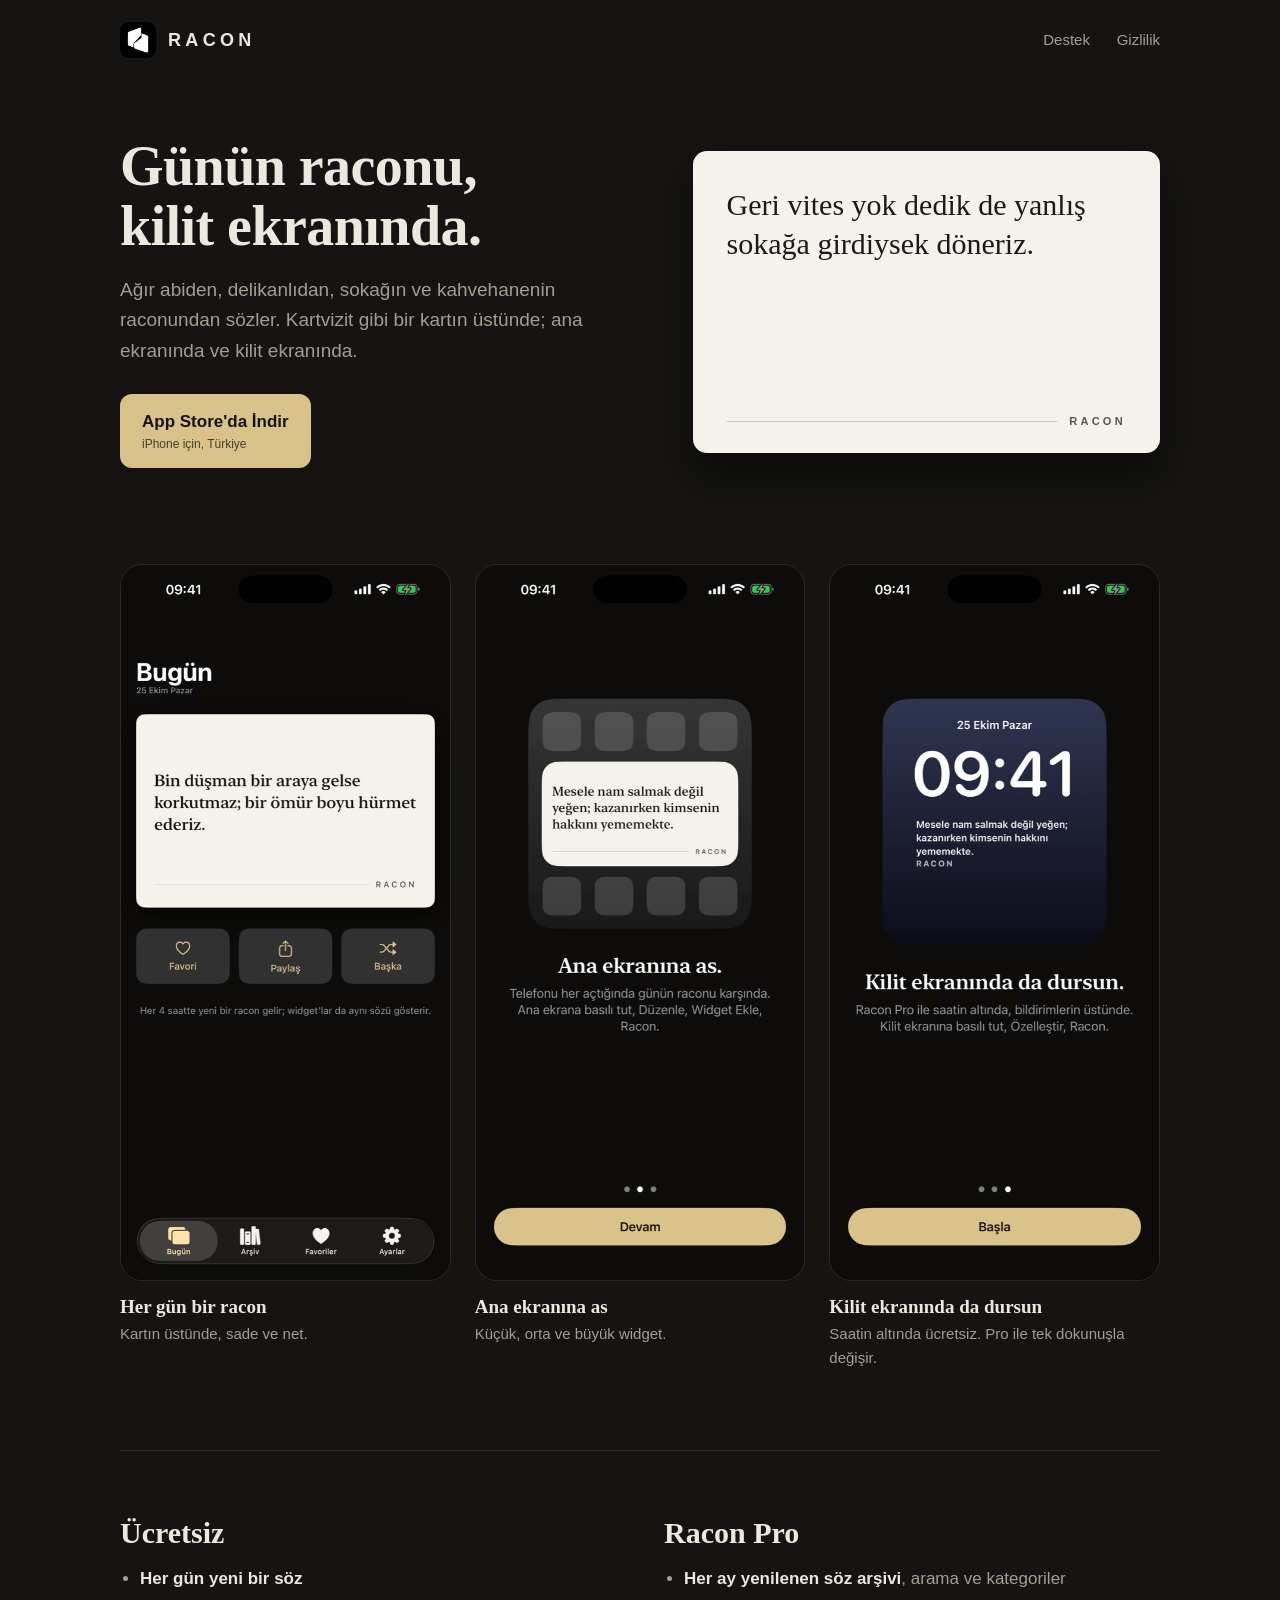
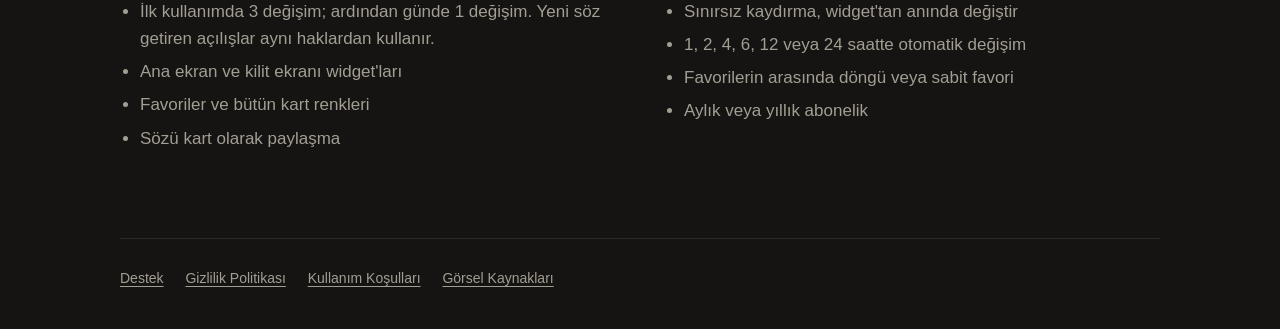
<file: index.html>
<!doctype html>
<html lang="tr">
<head>
<meta charset="utf-8">
<meta name="viewport" content="width=device-width, initial-scale=1">
<title>Racon: racon sözler, widget'ta</title>
<meta name="description" content="Ağır abiden, delikanlıdan, sokağın raconundan sözler. Ana ekranında ve kilit ekranında, kartvizit gibi.">
<link rel="icon" href="img/icon.png">
<link rel="stylesheet" href="style.css">
</head>
<body>
<div class="wrap">
  <header class="site">
    <a class="brand" href="./"><img src="img/icon.png" alt=""><span>RACON</span></a>
    <nav class="site" aria-label="Site">
      <a href="destek.html">Destek</a>
      <a href="gizlilik.html">Gizlilik</a>
    </nav>
  </header>

  <main>
    <section class="hero">
      <div>
        <h1>Günün raconu, kilit ekranında.</h1>
        <p class="lede">Ağır abiden, delikanlıdan, sokağın ve kahvehanenin raconundan sözler. Kartvizit gibi bir kartın üstünde; ana ekranında ve kilit ekranında.</p>
        <a class="store" href="https://apps.apple.com/tr/app/racon/id6826780038">
          <span>App Store'da İndir<small>iPhone için, Türkiye</small></span>
        </a>
      </div>
      <div class="card" role="img" aria-label="Örnek söz kartı">
        <q>Geri vites yok dedik de yanlış sokağa girdiysek döneriz.</q>
        <div class="mark">RACON</div>
      </div>
    </section>

    <section class="shots" aria-label="Ekran görüntüleri">
      <figure>
        <img src="img/01-bugun.png" alt="Racon uygulamasında günün sözü kartı" width="552" height="1200" loading="lazy">
        <figcaption><b>Her gün bir racon</b>Kartın üstünde, sade ve net.</figcaption>
      </figure>
      <figure>
        <img src="img/03-ana-ekran-widget.png" alt="Ana ekranda Racon widget'ı" width="552" height="1200" loading="lazy">
        <figcaption><b>Ana ekranına as</b>Küçük, orta ve büyük widget.</figcaption>
      </figure>
      <figure>
        <img src="img/05-kilit-ekrani.png" alt="Kilit ekranında Racon widget'ı" width="552" height="1200" loading="lazy">
        <figcaption><b>Kilit ekranında da dursun</b>Saatin altında ücretsiz. Pro ile tek dokunuşla değişir.</figcaption>
      </figure>
    </section>

    <section class="plans">
      <div>
        <h2>Ücretsiz</h2>
        <ul>
          <li><strong>Her gün yeni bir söz</strong></li>
          <li>İlk kullanımda 3 değişim; ardından günde 1 değişim. Yeni söz getiren açılışlar aynı haklardan kullanır.</li>
          <li>Ana ekran ve kilit ekranı widget'ları</li>
          <li>Favoriler ve bütün kart renkleri</li>
          <li>Sözü kart olarak paylaşma</li>
        </ul>
      </div>
      <div>
        <h2>Racon Pro</h2>
        <ul>
          <li><strong>Her ay yenilenen söz arşivi</strong>, arama ve kategoriler</li>
          <li>Sınırsız kaydırma, widget'tan anında değiştir</li>
          <li>1, 2, 4, 6, 12 veya 24 saatte otomatik değişim</li>
          <li>Favorilerin arasında döngü veya sabit favori</li>
          <li>Aylık veya yıllık abonelik</li>
        </ul>
      </div>
    </section>
  </main>

  <footer class="site">
    <a href="destek.html">Destek</a>
    <a href="gizlilik.html">Gizlilik Politikası</a>
    <a href="kosullar.html">Kullanım Koşulları</a>
    <a href="kaynaklar.html">Görsel Kaynakları</a>
  </footer>
</div>
</body>
</html>
</file>
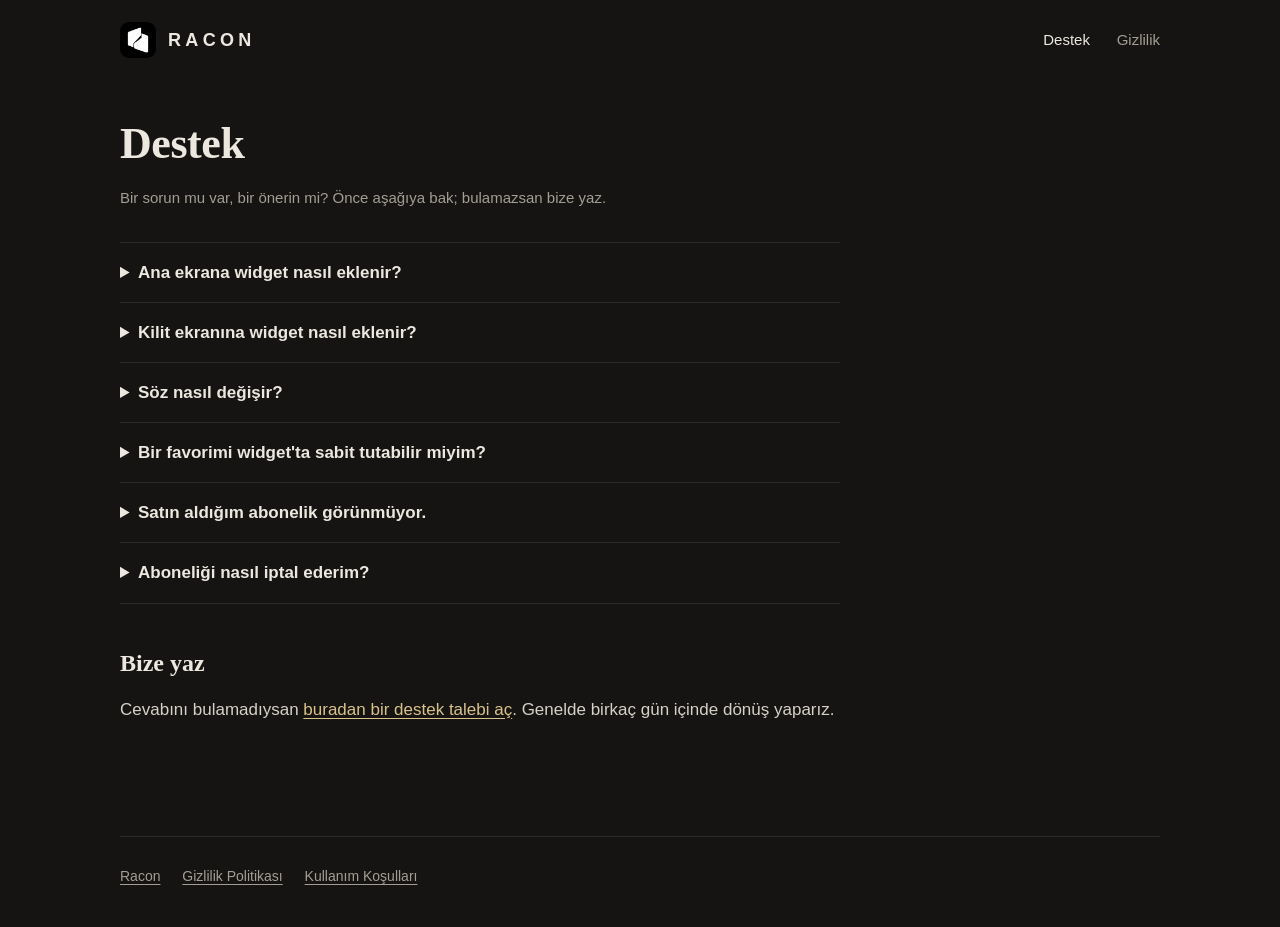
<file: destek.html>
<!doctype html>
<html lang="tr">
<head>
<meta charset="utf-8">
<meta name="viewport" content="width=device-width, initial-scale=1">
<title>Racon Destek</title>
<link rel="icon" href="img/icon.png">
<link rel="stylesheet" href="style.css">
</head>
<body>
<div class="wrap">
  <header class="site">
    <a class="brand" href="./"><img src="img/icon.png" alt=""><span>RACON</span></a>
    <nav class="site" aria-label="Site">
      <a href="destek.html" aria-current="page">Destek</a>
      <a href="gizlilik.html">Gizlilik</a>
    </nav>
  </header>

  <main class="doc">
    <h1>Destek</h1>
    <p class="updated">Bir sorun mu var, bir önerin mi? Önce aşağıya bak; bulamazsan bize yaz.</p>

    <details>
      <summary>Ana ekrana widget nasıl eklenir?</summary>
      <p>Ana ekranda boş bir yere basılı tut, sol üstteki Düzenle'ye ve Widget Ekle'ye dokun, listeden Racon'u seç, boyutu seçip Widget Ekle'ye dokun.</p>
    </details>
    <details>
      <summary>Kilit ekranına widget nasıl eklenir?</summary>
      <p>Kilit ekranına basılı tut, Özelleştir'e ve Kilit Ekranı'na dokun, widget alanına dokunup listeden Racon'u ekle. Ana ekran ve kilit ekranı widget'ları ücretsizdir. Apple'ın dikdörtgen ve tek satır boyutları kullanılabilir; widget genişliği elle esnetilemez.</p>
    </details>
    <details>
      <summary>Söz nasıl değişir?</summary>
      <p>Ücretsiz sürümde her gün yeni bir söz gelir. İlk kullanım için toplam 3 değiştirme hakkın var; bunları bitirdiğin günü izleyen günlerden itibaren günde 1 hak gelir. Haklar birikmez. İlk açılıştaki ve yeni gündeki söz dahildir; aynı gün yeniden açıp yeni söz almak da değiştirme hakkından sayılır. Pro’da her gerçek açılışta yeni rastgele söz gelir; sabit favori seçimi korunur. Seçili havuz bitene kadar sözler rastgele ve tekrarsız gelir; sonra deste yeniden karılır. Favori döngüsü, favorilerden oluşan ayrı havuzda işler. Uygulamada Başka'ya dokun veya kartı sağa/sola kaydır. Racon Pro'da değiştirme sınırsızdır; widget'taki değiştirme düğmesi de Pro ile çalışır. Ayarlar'dan 1, 2, 4, 6, 12 veya 24 saatlik değişim, favori döngüsü ya da elle değiştirme seçilebilir. iOS widget yenilemesini kısa süre geciktirebilir.</p>
    </details>
    <details>
      <summary>Bir favorimi widget'ta sabit tutabilir miyim?</summary>
      <p>Evet, Racon Pro ile. Ayarlar → Söz Değişimi → Widget'ta Gösterilen bölümünden favorilerinden birini seç. Başka'ya dokunduğunda sabitleme kalkar.</p>
    </details>
    <details>
      <summary>Satın aldığım abonelik görünmüyor.</summary>
      <p>Ayarlar → Satın Alımları Geri Yükle'ye dokun. Aboneliği aldığın Apple hesabıyla giriş yapmış olman gerekir.</p>
    </details>
    <details>
      <summary>Aboneliği nasıl iptal ederim?</summary>
      <p>Ayarlar → Aboneliği Yönet'e dokun ya da iPhone'unda Ayarlar → adın → Abonelikler → Racon Pro yolunu izle. Abonelik, dönem bitiminden en az 24 saat önce iptal edilmezse otomatik yenilenir. İade talepleri Apple üzerinden yapılır: <a href="https://reportaproblem.apple.com">reportaproblem.apple.com</a>.</p>
    </details>

    <h2>Bize yaz</h2>
    <p>Cevabını bulamadıysan <a href="https://github.com/aksoycem/racon-app/issues/new">buradan bir destek talebi aç</a>. Genelde birkaç gün içinde dönüş yaparız.</p>
  </main>

  <footer class="site">
    <a href="./">Racon</a>
    <a href="gizlilik.html">Gizlilik Politikası</a>
    <a href="kosullar.html">Kullanım Koşulları</a>
  </footer>
</div>
</body>
</html>
</file>
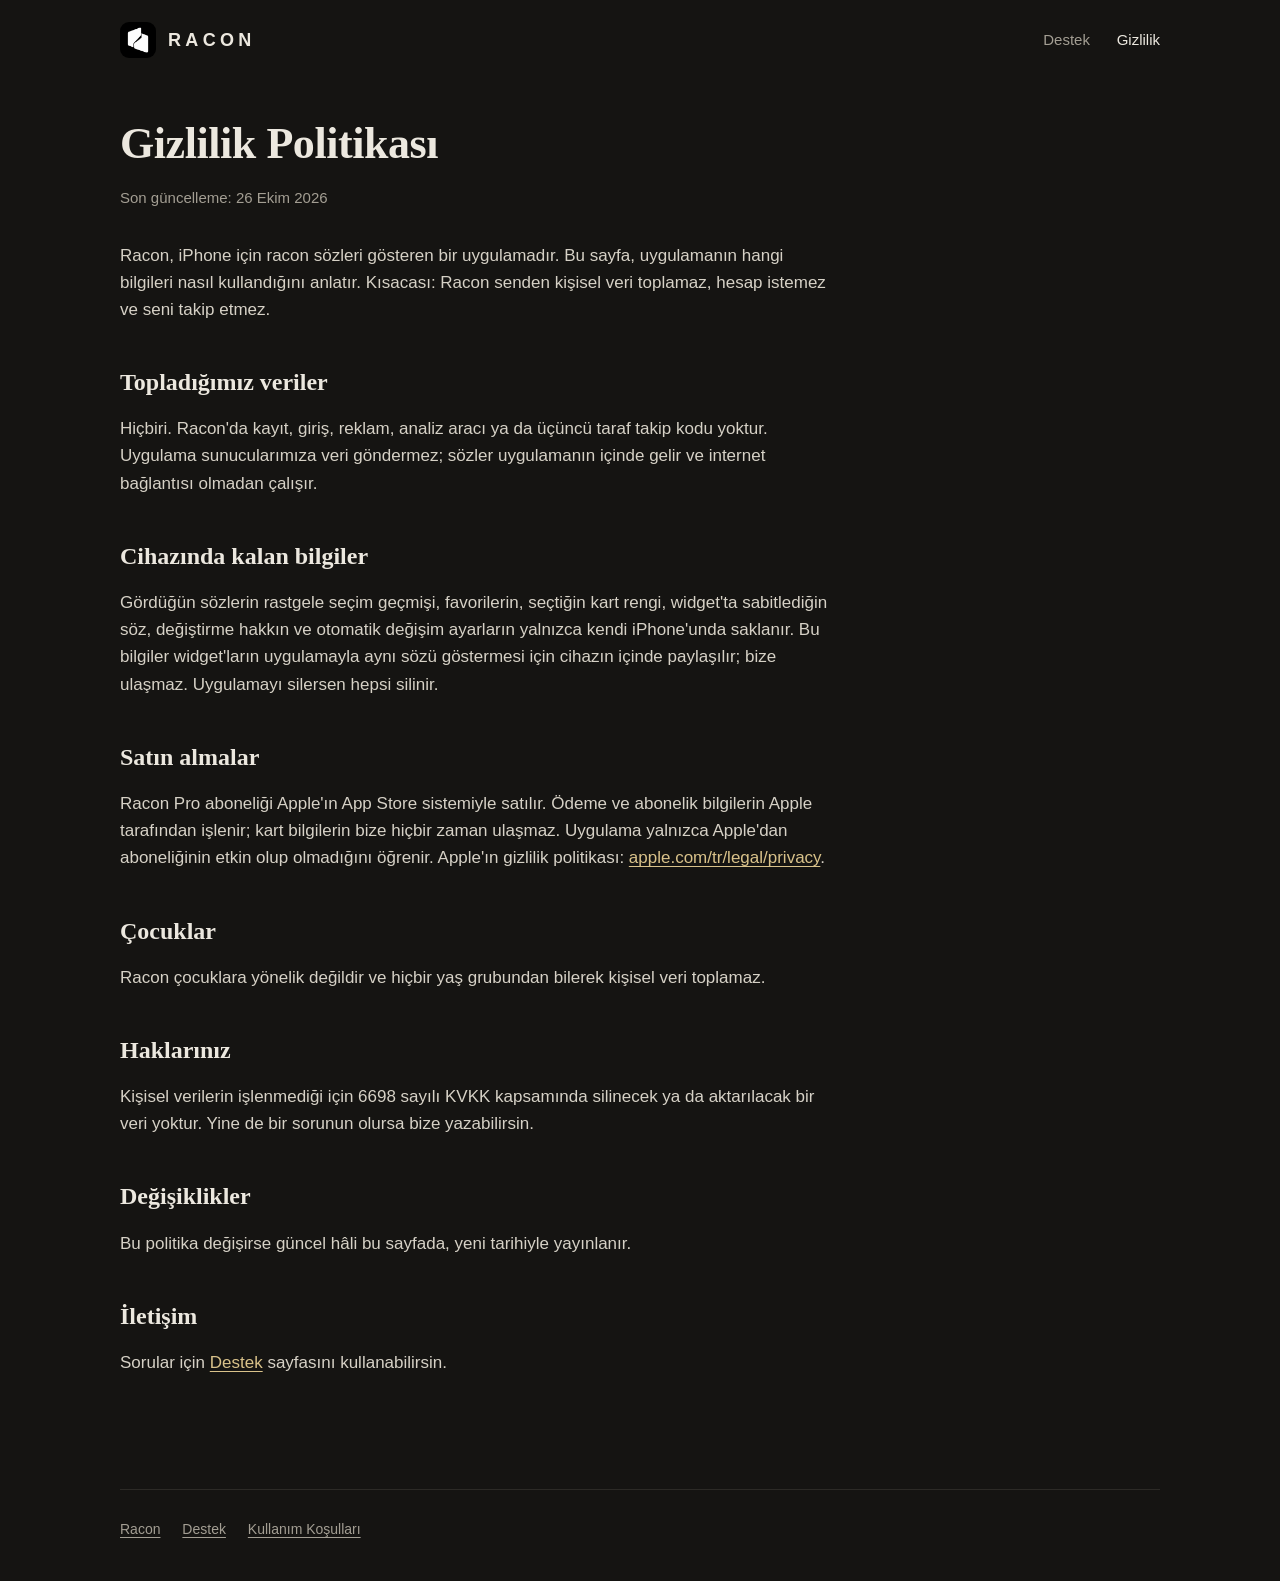
<file: gizlilik.html>
<!doctype html>
<html lang="tr">
<head>
<meta charset="utf-8">
<meta name="viewport" content="width=device-width, initial-scale=1">
<title>Racon Gizlilik Politikası</title>
<link rel="icon" href="img/icon.png">
<link rel="stylesheet" href="style.css">
</head>
<body>
<div class="wrap">
  <header class="site">
    <a class="brand" href="./"><img src="img/icon.png" alt=""><span>RACON</span></a>
    <nav class="site" aria-label="Site">
      <a href="destek.html">Destek</a>
      <a href="gizlilik.html" aria-current="page">Gizlilik</a>
    </nav>
  </header>

  <main class="doc">
    <h1>Gizlilik Politikası</h1>
    <p class="updated">Son güncelleme: 26 Ekim 2026</p>

    <p>Racon, iPhone için racon sözleri gösteren bir uygulamadır. Bu sayfa, uygulamanın hangi bilgileri nasıl kullandığını anlatır. Kısacası: Racon senden kişisel veri toplamaz, hesap istemez ve seni takip etmez.</p>

    <h2>Topladığımız veriler</h2>
    <p>Hiçbiri. Racon'da kayıt, giriş, reklam, analiz aracı ya da üçüncü taraf takip kodu yoktur. Uygulama sunucularımıza veri göndermez; sözler uygulamanın içinde gelir ve internet bağlantısı olmadan çalışır.</p>

    <h2>Cihazında kalan bilgiler</h2>
    <p>Gördüğün sözlerin rastgele seçim geçmişi, favorilerin, seçtiğin kart rengi, widget'ta sabitlediğin söz, değiştirme hakkın ve otomatik değişim ayarların yalnızca kendi iPhone'unda saklanır. Bu bilgiler widget'ların uygulamayla aynı sözü göstermesi için cihazın içinde paylaşılır; bize ulaşmaz. Uygulamayı silersen hepsi silinir.</p>

    <h2>Satın almalar</h2>
    <p>Racon Pro aboneliği Apple'ın App Store sistemiyle satılır. Ödeme ve abonelik bilgilerin Apple tarafından işlenir; kart bilgilerin bize hiçbir zaman ulaşmaz. Uygulama yalnızca Apple'dan aboneliğinin etkin olup olmadığını öğrenir. Apple'ın gizlilik politikası: <a href="https://www.apple.com/tr/legal/privacy/">apple.com/tr/legal/privacy</a>.</p>

    <h2>Çocuklar</h2>
    <p>Racon çocuklara yönelik değildir ve hiçbir yaş grubundan bilerek kişisel veri toplamaz.</p>

    <h2>Haklarınız</h2>
    <p>Kişisel verilerin işlenmediği için 6698 sayılı KVKK kapsamında silinecek ya da aktarılacak bir veri yoktur. Yine de bir sorunun olursa bize yazabilirsin.</p>

    <h2>Değişiklikler</h2>
    <p>Bu politika değişirse güncel hâli bu sayfada, yeni tarihiyle yayınlanır.</p>

    <h2>İletişim</h2>
    <p>Sorular için <a href="destek.html">Destek</a> sayfasını kullanabilirsin.</p>
  </main>

  <footer class="site">
    <a href="./">Racon</a>
    <a href="destek.html">Destek</a>
    <a href="kosullar.html">Kullanım Koşulları</a>
  </footer>
</div>
</body>
</html>
</file>
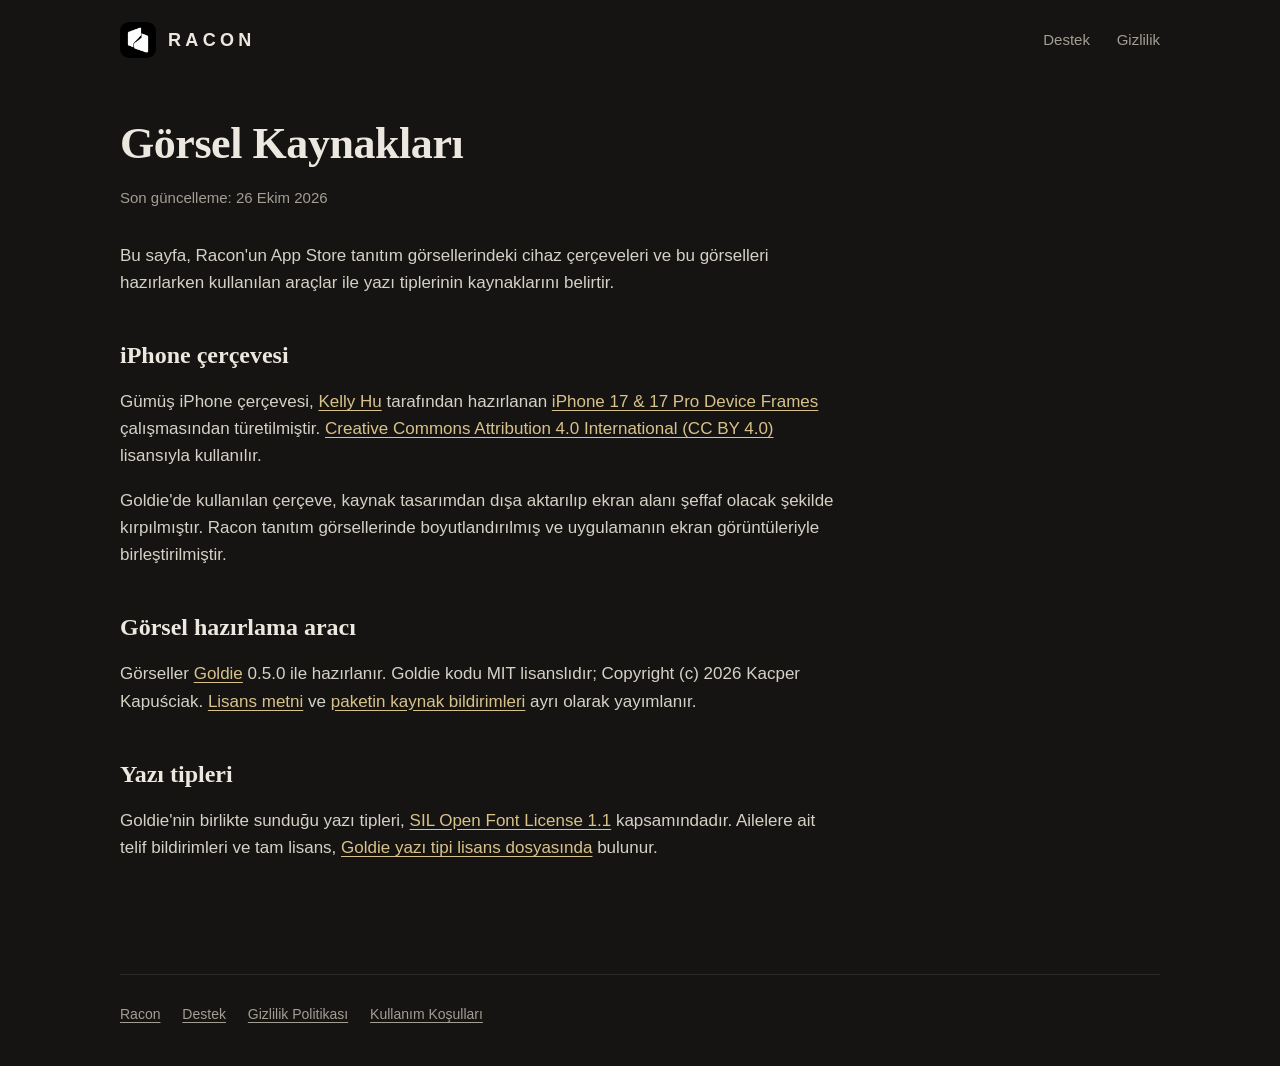
<file: kaynaklar.html>
<!doctype html>
<html lang="tr">
<head>
<meta charset="utf-8">
<meta name="viewport" content="width=device-width, initial-scale=1">
<title>Racon Görsel Kaynakları</title>
<meta name="description" content="Racon'un App Store tanıtım görsellerinde kullanılan cihaz çerçeveleri, araçlar ve yazı tipleri için kaynak ve lisans bilgileri.">
<link rel="icon" href="img/icon.png">
<link rel="stylesheet" href="style.css">
</head>
<body>
<div class="wrap">
  <header class="site">
    <a class="brand" href="./"><img src="img/icon.png" alt=""><span>RACON</span></a>
    <nav class="site" aria-label="Site">
      <a href="destek.html">Destek</a>
      <a href="gizlilik.html">Gizlilik</a>
    </nav>
  </header>

  <main class="doc">
    <h1>Görsel Kaynakları</h1>
    <p class="updated">Son güncelleme: 26 Ekim 2026</p>
    <p>Bu sayfa, Racon'un App Store tanıtım görsellerindeki cihaz çerçeveleri ve bu görselleri hazırlarken kullanılan araçlar ile yazı tiplerinin kaynaklarını belirtir.</p>

    <h2>iPhone çerçevesi</h2>
    <p>Gümüş iPhone çerçevesi, <a href="https://www.figma.com/@kellyhu2">Kelly Hu</a> tarafından hazırlanan <a href="https://www.figma.com/community/file/1600584030566600974/iphone-17-17-pro-device-frames">iPhone 17 &amp; 17 Pro Device Frames</a> çalışmasından türetilmiştir. <a href="https://creativecommons.org/licenses/by/4.0/">Creative Commons Attribution 4.0 International (CC BY 4.0)</a> lisansıyla kullanılır.</p>
    <p>Goldie'de kullanılan çerçeve, kaynak tasarımdan dışa aktarılıp ekran alanı şeffaf olacak şekilde kırpılmıştır. Racon tanıtım görsellerinde boyutlandırılmış ve uygulamanın ekran görüntüleriyle birleştirilmiştir.</p>

    <h2>Görsel hazırlama aracı</h2>
    <p>Görseller <a href="https://github.com/software-mansion-labs/goldie">Goldie</a> 0.5.0 ile hazırlanır. Goldie kodu MIT lisanslıdır; Copyright (c) 2026 Kacper Kapuściak. <a href="https://github.com/software-mansion-labs/goldie/blob/v0.5.0/LICENSE">Lisans metni</a> ve <a href="https://github.com/software-mansion-labs/goldie/blob/v0.5.0/assets/ATTRIBUTION.md">paketin kaynak bildirimleri</a> ayrı olarak yayımlanır.</p>

    <h2>Yazı tipleri</h2>
    <p>Goldie'nin birlikte sunduğu yazı tipleri, <a href="https://openfontlicense.org/open-font-license-official-text/">SIL Open Font License 1.1</a> kapsamındadır. Ailelere ait telif bildirimleri ve tam lisans, <a href="https://github.com/software-mansion-labs/goldie/blob/v0.5.0/assets/fonts/OFL.txt">Goldie yazı tipi lisans dosyasında</a> bulunur.</p>
  </main>

  <footer class="site">
    <a href="./">Racon</a>
    <a href="destek.html">Destek</a>
    <a href="gizlilik.html">Gizlilik Politikası</a>
    <a href="kosullar.html">Kullanım Koşulları</a>
  </footer>
</div>
</body>
</html>
</file>
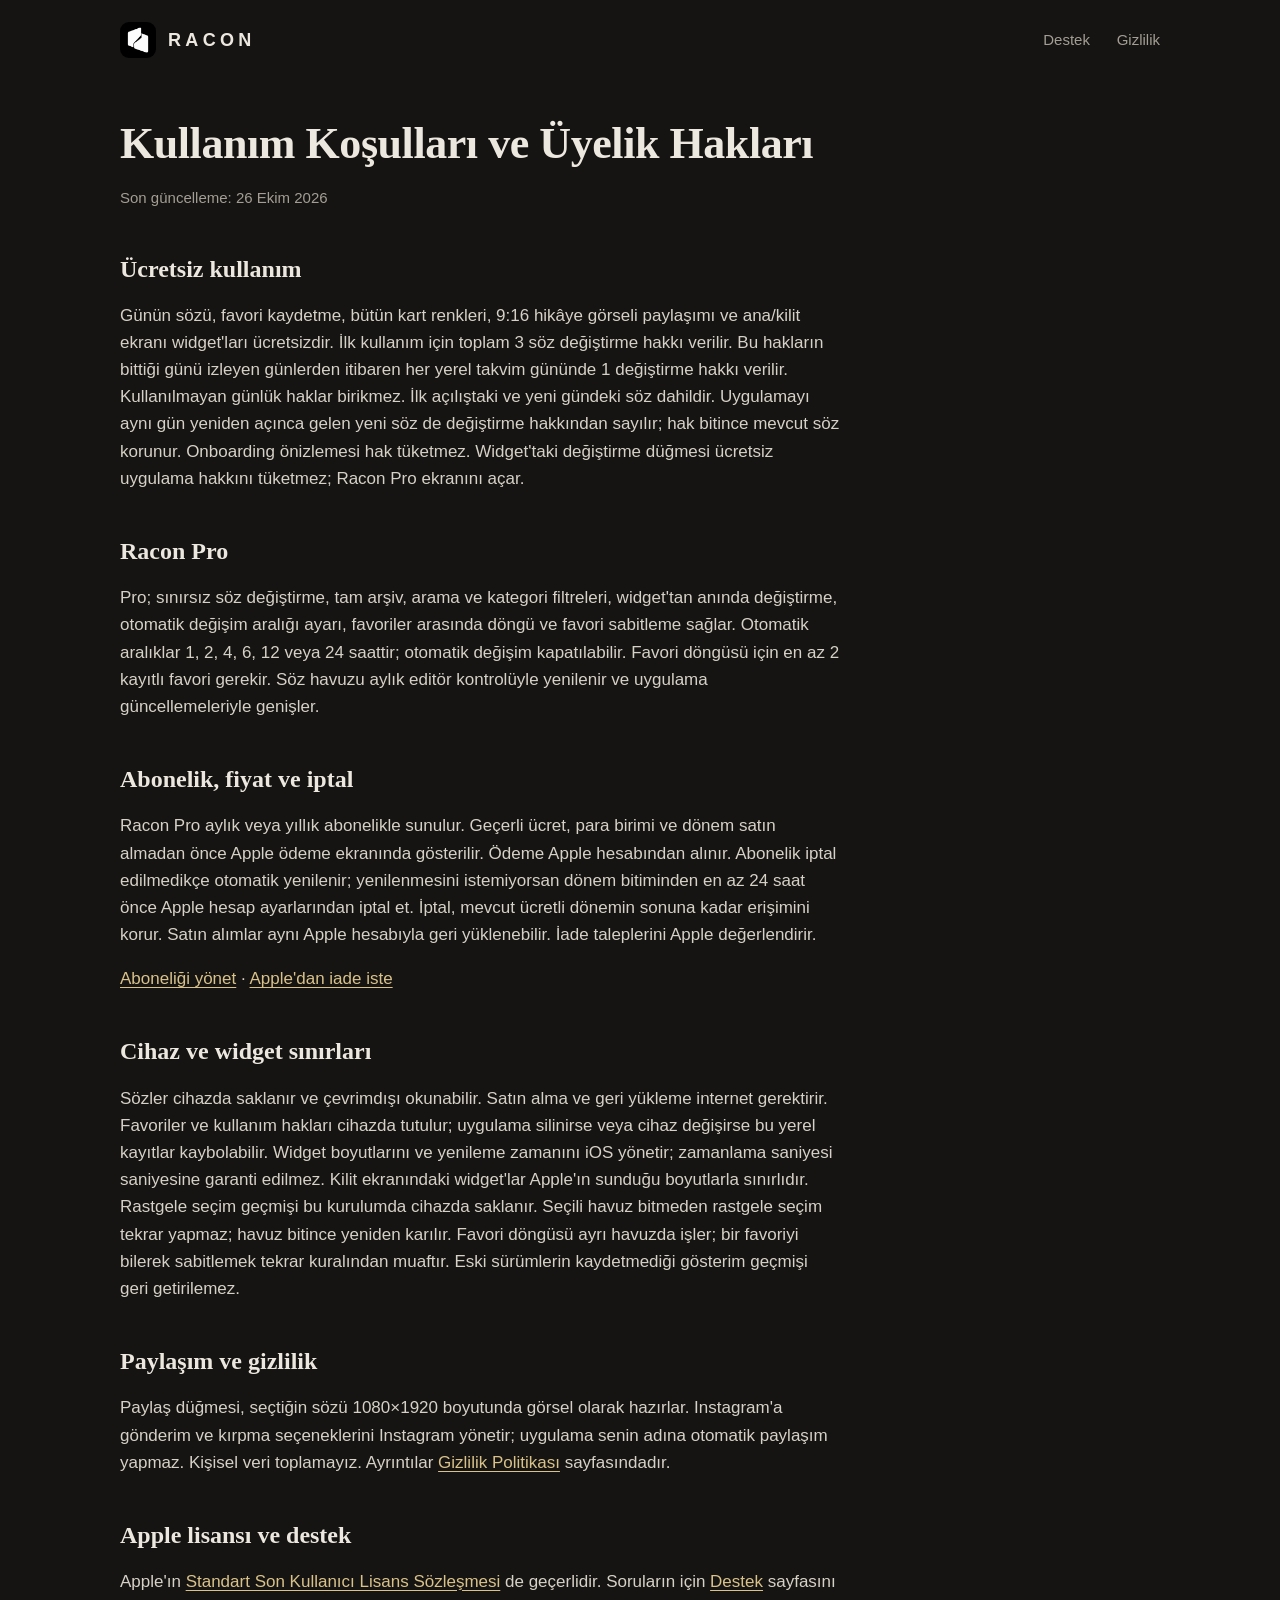
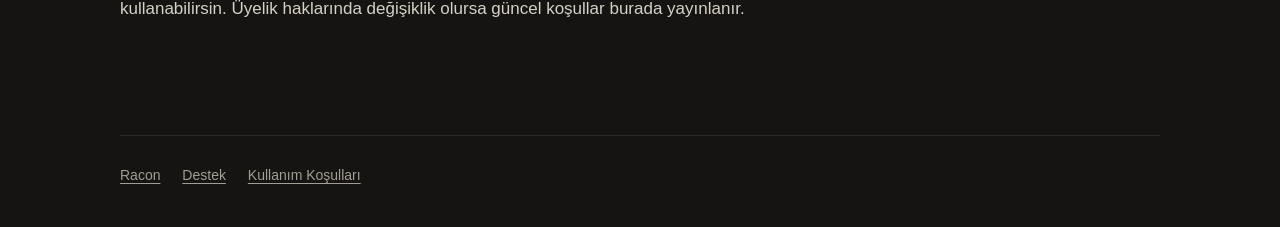
<file: kosullar.html>
<!doctype html>
<html lang="tr">
<head>
<meta charset="utf-8">
<meta name="viewport" content="width=device-width, initial-scale=1">
<title>Racon Kullanım Koşulları</title>
<link rel="icon" href="img/icon.png">
<link rel="stylesheet" href="style.css">
</head>
<body>
<div class="wrap">
  <header class="site">
    <a class="brand" href="./"><img src="img/icon.png" alt=""><span>RACON</span></a>
    <nav class="site" aria-label="Site">
      <a href="destek.html">Destek</a>
      <a href="gizlilik.html">Gizlilik</a>
    </nav>
  </header>

  <main class="doc">
    <h1>Kullanım Koşulları ve Üyelik Hakları</h1>
    <p class="updated">Son güncelleme: 26 Ekim 2026</p>
    <h2>Ücretsiz kullanım</h2>
    <p>Günün sözü, favori kaydetme, bütün kart renkleri, 9:16 hikâye görseli paylaşımı ve ana/kilit ekranı widget'ları ücretsizdir. İlk kullanım için toplam 3 söz değiştirme hakkı verilir. Bu hakların bittiği günü izleyen günlerden itibaren her yerel takvim gününde 1 değiştirme hakkı verilir. Kullanılmayan günlük haklar birikmez. İlk açılıştaki ve yeni gündeki söz dahildir. Uygulamayı aynı gün yeniden açınca gelen yeni söz de değiştirme hakkından sayılır; hak bitince mevcut söz korunur. Onboarding önizlemesi hak tüketmez. Widget'taki değiştirme düğmesi ücretsiz uygulama hakkını tüketmez; Racon Pro ekranını açar.</p>
    <h2>Racon Pro</h2>
    <p>Pro; sınırsız söz değiştirme, tam arşiv, arama ve kategori filtreleri, widget'tan anında değiştirme, otomatik değişim aralığı ayarı, favoriler arasında döngü ve favori sabitleme sağlar. Otomatik aralıklar 1, 2, 4, 6, 12 veya 24 saattir; otomatik değişim kapatılabilir. Favori döngüsü için en az 2 kayıtlı favori gerekir. Söz havuzu aylık editör kontrolüyle yenilenir ve uygulama güncellemeleriyle genişler.</p>
    <h2>Abonelik, fiyat ve iptal</h2>
    <p>Racon Pro aylık veya yıllık abonelikle sunulur. Geçerli ücret, para birimi ve dönem satın almadan önce Apple ödeme ekranında gösterilir. Ödeme Apple hesabından alınır. Abonelik iptal edilmedikçe otomatik yenilenir; yenilenmesini istemiyorsan dönem bitiminden en az 24 saat önce Apple hesap ayarlarından iptal et. İptal, mevcut ücretli dönemin sonuna kadar erişimini korur. Satın alımlar aynı Apple hesabıyla geri yüklenebilir. İade taleplerini Apple değerlendirir.</p>
    <p><a href="https://apps.apple.com/account/subscriptions">Aboneliği yönet</a> · <a href="https://reportaproblem.apple.com/">Apple'dan iade iste</a></p>
    <h2>Cihaz ve widget sınırları</h2>
    <p>Sözler cihazda saklanır ve çevrimdışı okunabilir. Satın alma ve geri yükleme internet gerektirir. Favoriler ve kullanım hakları cihazda tutulur; uygulama silinirse veya cihaz değişirse bu yerel kayıtlar kaybolabilir. Widget boyutlarını ve yenileme zamanını iOS yönetir; zamanlama saniyesi saniyesine garanti edilmez. Kilit ekranındaki widget'lar Apple'ın sunduğu boyutlarla sınırlıdır. Rastgele seçim geçmişi bu kurulumda cihazda saklanır. Seçili havuz bitmeden rastgele seçim tekrar yapmaz; havuz bitince yeniden karılır. Favori döngüsü ayrı havuzda işler; bir favoriyi bilerek sabitlemek tekrar kuralından muaftır. Eski sürümlerin kaydetmediği gösterim geçmişi geri getirilemez.</p>
    <h2>Paylaşım ve gizlilik</h2>
    <p>Paylaş düğmesi, seçtiğin sözü 1080×1920 boyutunda görsel olarak hazırlar. Instagram'a gönderim ve kırpma seçeneklerini Instagram yönetir; uygulama senin adına otomatik paylaşım yapmaz. Kişisel veri toplamayız. Ayrıntılar <a href="gizlilik.html">Gizlilik Politikası</a> sayfasındadır.</p>
    <h2>Apple lisansı ve destek</h2>
    <p>Apple'ın <a href="https://www.apple.com/legal/internet-services/itunes/dev/stdeula/">Standart Son Kullanıcı Lisans Sözleşmesi</a> de geçerlidir. Soruların için <a href="destek.html">Destek</a> sayfasını kullanabilirsin. Üyelik haklarında değişiklik olursa güncel koşullar burada yayınlanır.</p>
  </main>

  <footer class="site">
    <a href="./">Racon</a>
    <a href="destek.html">Destek</a>
    <a href="kosullar.html">Kullanım Koşulları</a>
  </footer>
</div>
</body>
</html>
</file>
<file: style.css>
:root {
  --desk: #151412;
  --paper: #f5f2eb;
  --ink: #1a1a1a;
  --gold: #d9c28a;
  --text: #ece8df;
  --muted: #a39e93;
  --line: #2c2a26;
  --serif: ui-serif, "New York", Georgia, "Times New Roman", serif;
  --sans: -apple-system, BlinkMacSystemFont, "Segoe UI", Roboto, Helvetica, Arial, sans-serif;
}

* { box-sizing: border-box; }

html { background: var(--desk); }

body {
  margin: 0;
  background: var(--desk);
  color: var(--text);
  font: 17px/1.6 var(--sans);
  -webkit-font-smoothing: antialiased;
}

::selection { background: var(--gold); color: var(--desk); }

a { color: var(--gold); text-underline-offset: 3px; }
a:focus-visible { outline: 2px solid var(--gold); outline-offset: 3px; border-radius: 4px; }

.wrap { max-width: 1080px; margin: 0 auto; padding: 0 20px; }

header.site {
  display: flex; align-items: center; justify-content: space-between;
  padding: 22px 0;
}
.brand { display: flex; align-items: center; gap: 12px; color: var(--text); text-decoration: none; }
.brand img { width: 36px; height: 36px; border-radius: 9px; }
.brand span { font: 600 18px/1 var(--sans); letter-spacing: 0.24em; }
nav.site a { color: var(--muted); text-decoration: none; margin-left: 22px; font-size: 15px; }
nav.site a:hover, nav.site a[aria-current="page"] { color: var(--text); }

/* Landing */
.hero {
  display: grid; grid-template-columns: 1.05fr 0.95fr; gap: 56px; align-items: center;
  padding: 56px 0 72px;
}
.card {
  background: var(--paper); color: var(--ink);
  border-radius: 14px; padding: 34px 34px 26px;
  aspect-ratio: 85 / 55;
  display: flex; flex-direction: column; justify-content: center;
  box-shadow: 0 22px 44px rgba(0, 0, 0, 0.5);
}
.card q { font: 500 clamp(22px, 3vw, 30px)/1.3 var(--serif); quotes: none; }
.card .mark {
  margin-top: auto; padding-top: 22px; display: flex; align-items: center; gap: 12px;
  font: 600 11px/1 var(--sans); letter-spacing: 0.3em; color: #555;
}
.card .mark::before { content: ""; flex: 1; height: 1px; background: rgba(0, 0, 0, 0.18); }
h1 { font: 600 clamp(36px, 5vw, 56px)/1.08 var(--serif); margin: 0 0 18px; letter-spacing: -0.01em; text-wrap: balance; }
.lede { color: var(--muted); font-size: 19px; max-width: 34em; margin: 0 0 28px; }
.store {
  display: inline-flex; align-items: center; gap: 10px;
  background: var(--gold); color: var(--desk); text-decoration: none;
  font-weight: 600; padding: 14px 22px; border-radius: 12px;
}
.store small { display: block; font-weight: 500; font-size: 12px; opacity: 0.75; }

.shots { display: grid; grid-template-columns: repeat(3, 1fr); gap: 24px; padding: 24px 0 80px; }
.shots figure { margin: 0; }
.shots img { width: 100%; height: auto; border-radius: 22px; border: 1px solid var(--line); display: block; }
.shots figcaption { margin-top: 14px; color: var(--muted); font-size: 15px; }
.shots figcaption b { display: block; color: var(--text); font: 600 19px/1.3 var(--serif); margin-bottom: 2px; }

.plans { border-top: 1px solid var(--line); padding: 64px 0 80px; display: grid; grid-template-columns: 1fr 1fr; gap: 48px; }
.plans h2 { font: 600 30px/1.2 var(--serif); margin: 0 0 14px; }
.plans ul { margin: 0; padding-left: 20px; color: var(--muted); }
.plans li { margin: 6px 0; }
.plans li strong { color: var(--text); font-weight: 600; }

/* Document pages */
.doc { max-width: 720px; padding: 40px 0 96px; }
.doc h1 { font-size: clamp(32px, 5vw, 44px); }
.doc h2 { font: 600 24px/1.3 var(--serif); margin: 44px 0 10px; }
.doc p, .doc li { color: #d6d1c6; }
.doc .updated { color: var(--muted); font-size: 15px; margin-bottom: 32px; }
.doc details { border-top: 1px solid var(--line); padding: 16px 0; }
.doc details:last-of-type { border-bottom: 1px solid var(--line); }
.doc summary { cursor: pointer; font-weight: 600; color: var(--text); }
.doc summary:focus-visible { outline: 2px solid var(--gold); outline-offset: 4px; }

footer.site { border-top: 1px solid var(--line); padding: 28px 0 40px; color: var(--muted); font-size: 14px; }
footer.site a { color: var(--muted); margin-right: 18px; }

@media (max-width: 820px) {
  .hero, .plans { grid-template-columns: 1fr; gap: 36px; }
  .hero { padding: 24px 0 48px; }
  .shots { grid-template-columns: 1fr; max-width: 360px; margin: 0 auto; }
  nav.site a { margin-left: 14px; }
}
</file>
